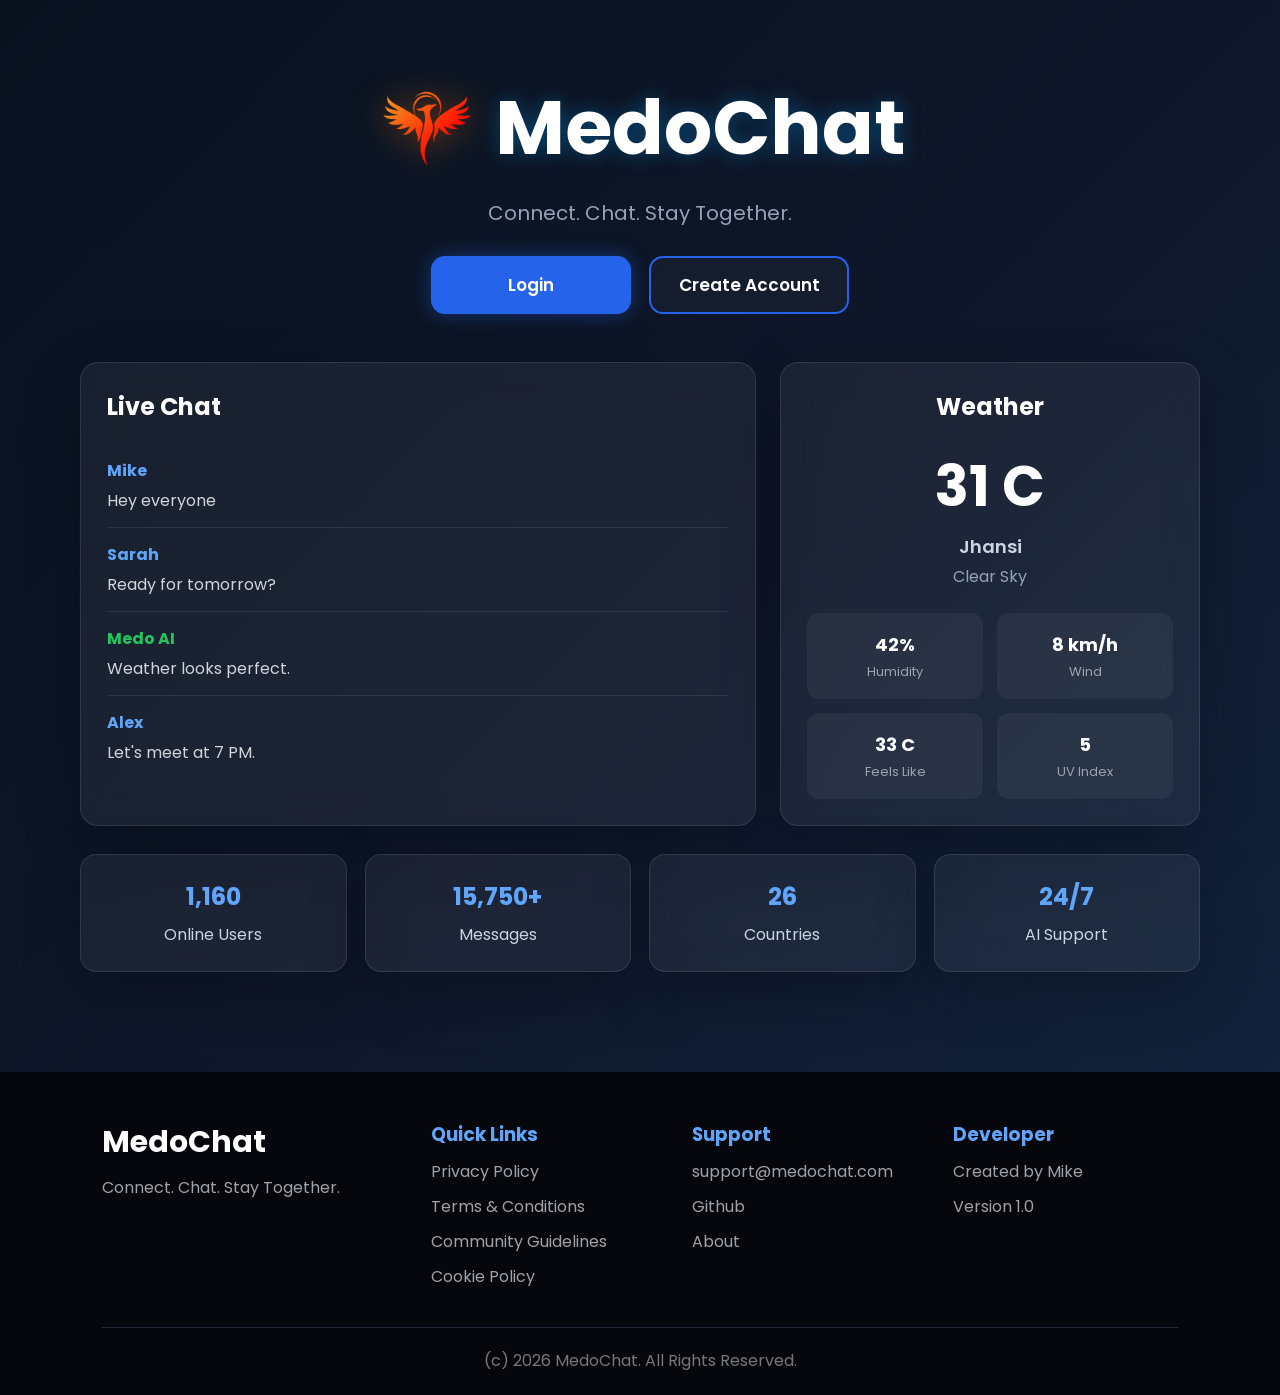
<file: front_end/html/index.html>
<!DOCTYPE html>
<html lang="en">

<head>
    <meta charset="UTF-8">
    <meta name="viewport" content="width=device-width, initial-scale=1.0">
    <title>MedoChat</title>
    <link rel="stylesheet" href="../css/index.css">
</head>

<body>
    <div class="background" aria-hidden="true">
        <div class="bubble bubble1"></div>
        <div class="bubble bubble2"></div>
        <div class="bubble bubble3"></div>
        <div class="bubble bubble4"></div>
        <div class="bubble bubble5"></div>
        <div class="bubble bubble6"></div>
        <div class="bubble bubble7"></div>
        <div class="bubble bubble8"></div>
    </div>

    <main class="page-shell">
        <section class="hero">
            <div class="logo-container">
                <img src="../../images/logo.png" alt="MedoChat Logo" class="logo">
                <h1>MedoChat</h1>
            </div>

            <p class="tagline">Connect. Chat. Stay Together.</p>

            <div class="buttons">
                <button id="loginBtn" type="button">Login</button>
                <button id="signupBtn" type="button">Create Account</button>
            </div>
        </section>

        <section class="feature-grid" aria-label="MedoChat preview">
            <article class="chat-card">
                <h2>Live Chat</h2>

                <div id="chatFeed">
                    <div class="message">
                        <span class="user">Mike</span>
                        <p>Hey everyone</p>
                    </div>

                    <div class="message">
                        <span class="user">Sarah</span>
                        <p>Ready for tomorrow?</p>
                    </div>

                    <div class="message ai">
                        <span class="user">Medo AI</span>
                        <p>Weather looks perfect.</p>
                    </div>

                    <div class="message">
                        <span class="user">Alex</span>
                        <p>Let's meet at 7 PM.</p>
                    </div>
                </div>
            </article>

            <article class="weather-card">
                <h2>Weather</h2>
                <div class="temp">31 C</div>
                <p class="city">Jhansi</p>
                <p class="condition">Clear Sky</p>

                <div class="weather-info">
                    <div>
                        <span>42%</span>
                        <p>Humidity</p>
                    </div>

                    <div>
                        <span>8 km/h</span>
                        <p>Wind</p>
                    </div>

                    <div>
                        <span>33 C</span>
                        <p>Feels Like</p>
                    </div>

                    <div>
                        <span>5</span>
                        <p>UV Index</p>
                    </div>
                </div>
            </article>
        </section>

        <section class="stats" aria-label="Platform statistics">
            <div class="stat">
                <h2>1,842</h2>
                <p>Online Users</p>
            </div>

            <div class="stat">
                <h2>25K+</h2>
                <p>Messages</p>
            </div>

            <div class="stat">
                <h2>42</h2>
                <p>Countries</p>
            </div>

            <div class="stat">
                <h2>24/7</h2>
                <p>AI Support</p>
            </div>
        </section>
    </main>

    <footer class="footer">
        <div class="footer-content">
            <div class="footer-section">
                <h2>MedoChat</h2>
                <p>Connect. Chat. Stay Together.</p>
            </div>

            <div class="footer-section">
                <h3>Quick Links</h3>
                <a href="../../pdf/MedoChat_Privacy_Policy.pdf" target="_blank">Privacy Policy</a>
                <a href="../../pdf/MedoChat_Terms_and_Conditions.pdf" target="_blank">Terms & Conditions</a>
                <a href="../../pdf/MedoChat_Community_Guidelines.pdf" target="_blank">Community Guidelines</a>
                <a href="../../pdf/MedoChat_Cookie_Policy.pdf" target="_blank">Cookie Policy</a>
            </div>

            <div class="footer-section">
                <h3>Support</h3>
                <p>support@medochat.com</p>
                <a href="https://github.com/Ayaan-khn/MedoChat">Github</a>
                <a href="about.html">About</a>
            </div>

            <div class="footer-section">
                <h3>Developer</h3>
                <a href="https://www.linkedin.com/in/ayaan-khan-522985264/">Created by Mike</a>
                <p>Version 1.0</p>
            </div>
        </div>

        <div class="footer-bottom">
            (c) 2026 MedoChat. All Rights Reserved.
        </div>
    </footer>

    <script src="../js/index.js"></script>
</body>

</html>
</file>
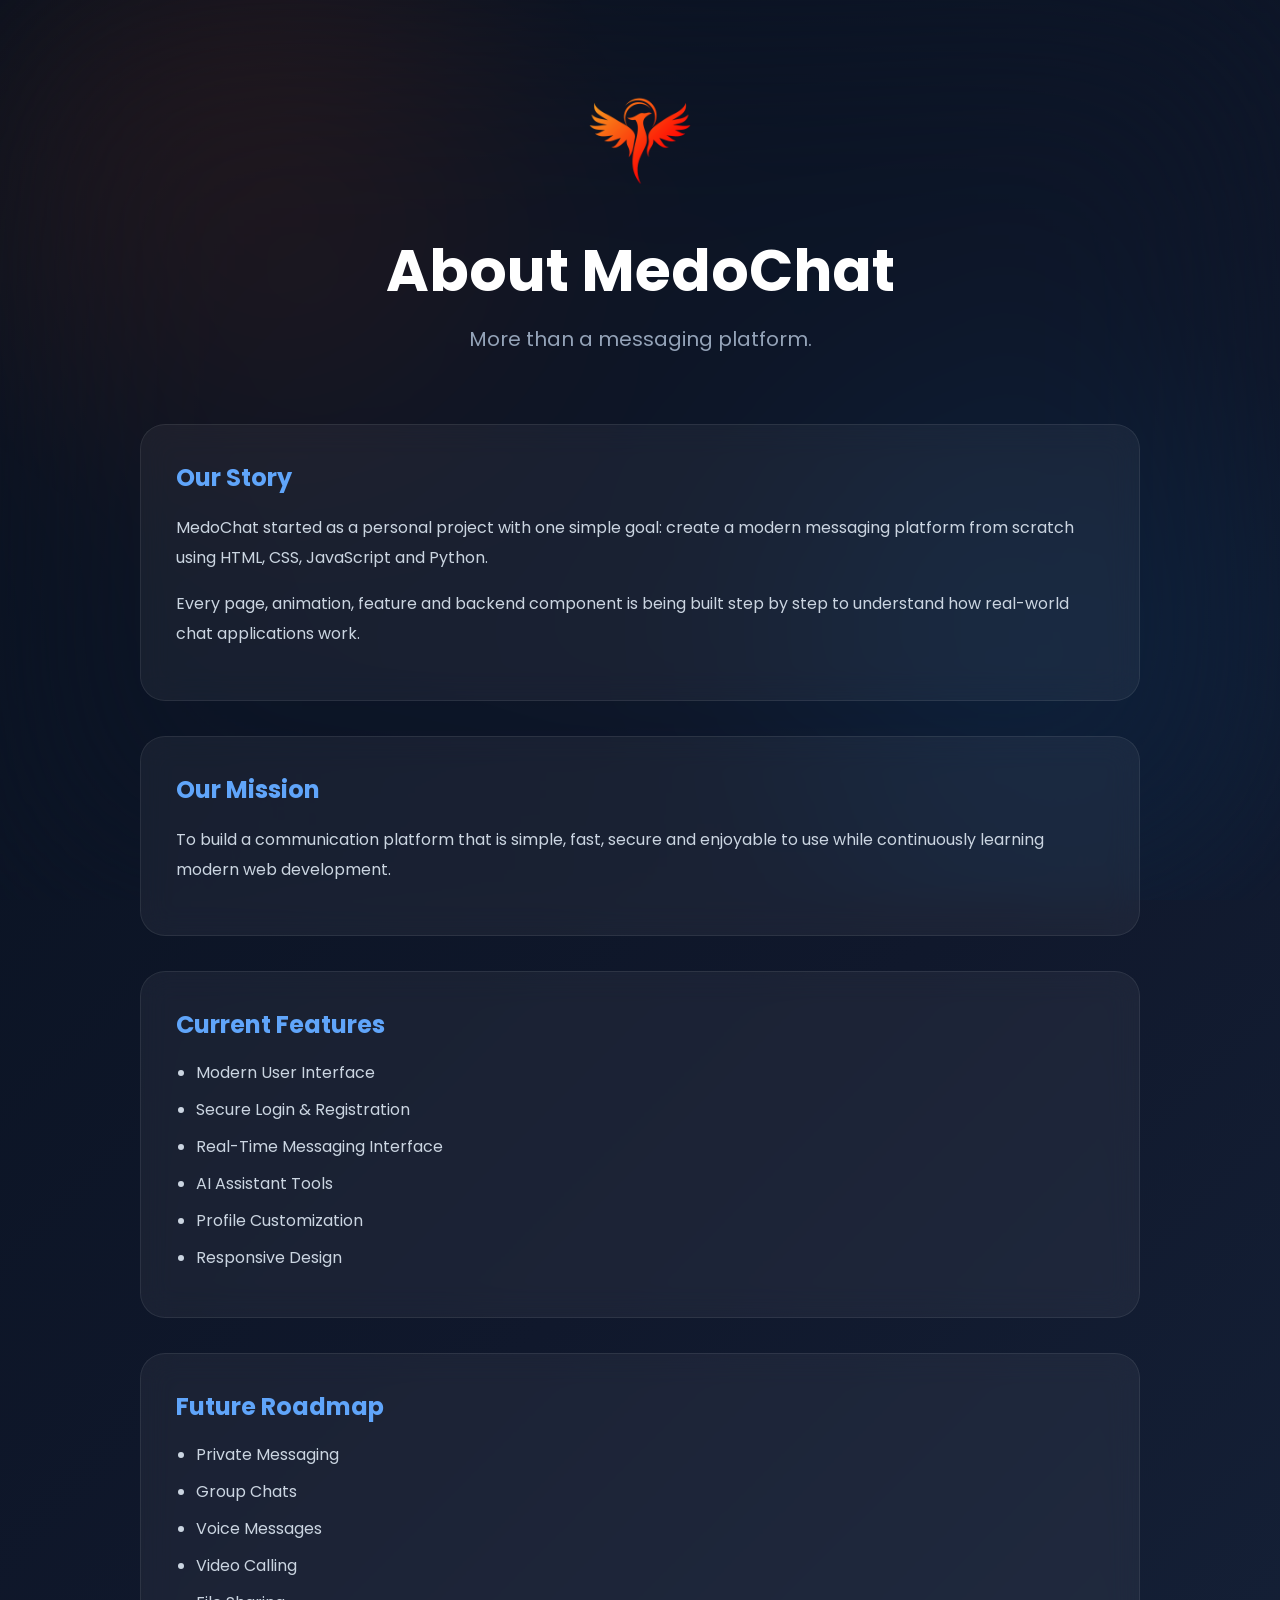
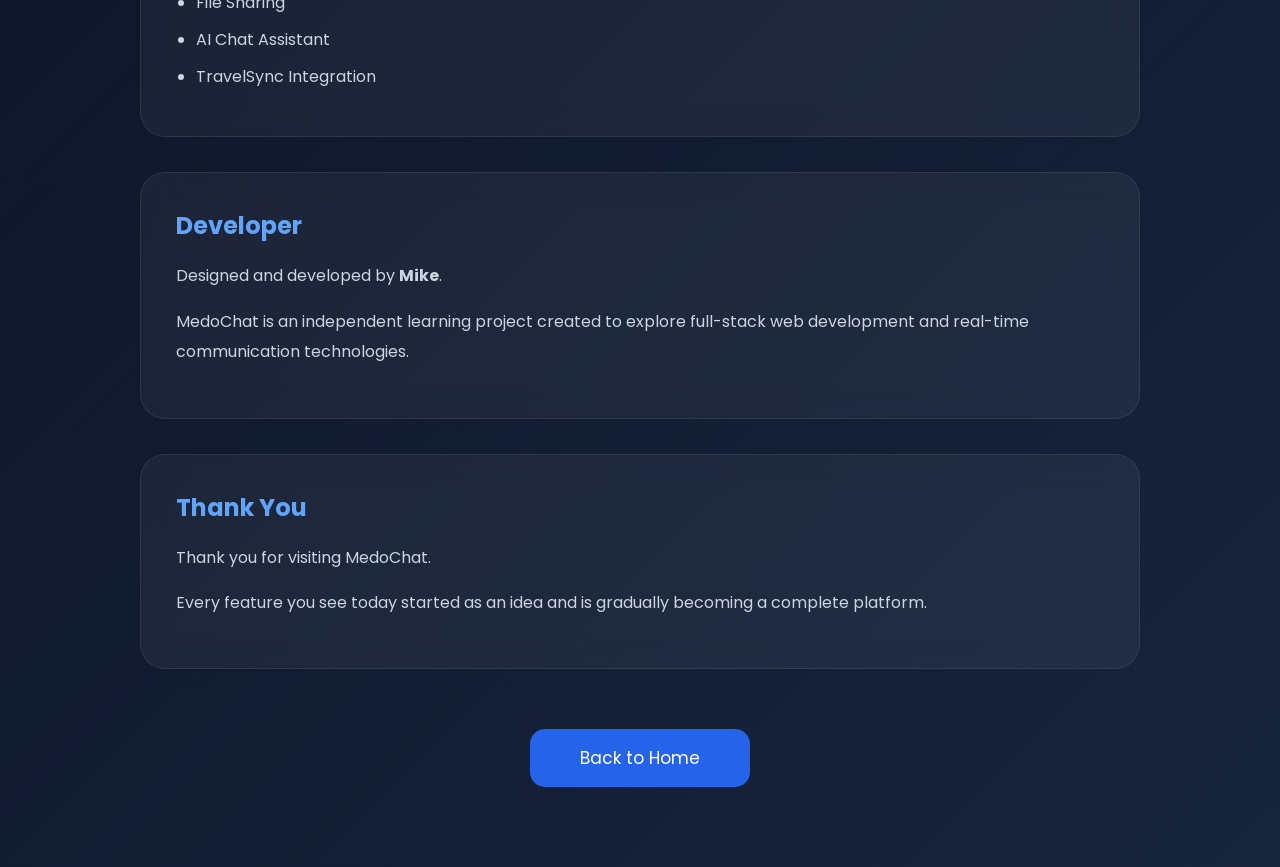
<file: front_end/html/about.html>
<!DOCTYPE html>
<html lang="en">

<head>

    <meta charset="UTF-8">

    <meta name="viewport" content="width=device-width, initial-scale=1.0">

    <title>About | MedoChat</title>

    <link rel="stylesheet" href="../css/about.css">

</head>

<body>

    <div class="container">

        <header>

            <img src="../../images/logo.png" alt="MedoChat Logo" class="logo">

            <h1>About MedoChat</h1>

            <p class="subtitle">
                More than a messaging platform.
            </p>

        </header>

        <section class="card">

            <h2>Our Story</h2>

            <p>

                MedoChat started as a personal project with one simple goal:
                create a modern messaging platform from scratch using HTML,
                CSS, JavaScript and Python.

            </p>

            <p>

                Every page, animation, feature and backend component is
                being built step by step to understand how real-world chat
                applications work.

            </p>

        </section>

        <section class="card">

            <h2>Our Mission</h2>

            <p>

                To build a communication platform that is simple, fast,
                secure and enjoyable to use while continuously learning
                modern web development.

            </p>

        </section>

        <section class="card">

            <h2>Current Features</h2>

            <ul>

                <li>Modern User Interface</li>

                <li>Secure Login & Registration</li>

                <li>Real-Time Messaging Interface</li>

                <li>AI Assistant Tools</li>

                <li>Profile Customization</li>

                <li>Responsive Design</li>

            </ul>

        </section>

        <section class="card">

            <h2>Future Roadmap</h2>

            <ul>

                <li>Private Messaging</li>

                <li>Group Chats</li>

                <li>Voice Messages</li>

                <li>Video Calling</li>

                <li>File Sharing</li>

                <li>AI Chat Assistant</li>

                <li>TravelSync Integration</li>

            </ul>

        </section>

        <section class="card">

            <h2>Developer</h2>

            <p>

                Designed and developed by <strong>Mike</strong>.

            </p>

            <p>

                MedoChat is an independent learning project created to
                explore full-stack web development and real-time
                communication technologies.

            </p>

        </section>

        <section class="card">

            <h2>Thank You</h2>

            <p>

                Thank you for visiting MedoChat.

            </p>

            <p>

                Every feature you see today started as an idea and is
                gradually becoming a complete platform.

            </p>

        </section>

        <div class="buttons">

            <button onclick="window.location.href='index.html'">

                Back to Home

            </button>

        </div>

    </div>

    <script src="../js/about.js"></script>

</body>

</html>
</file>
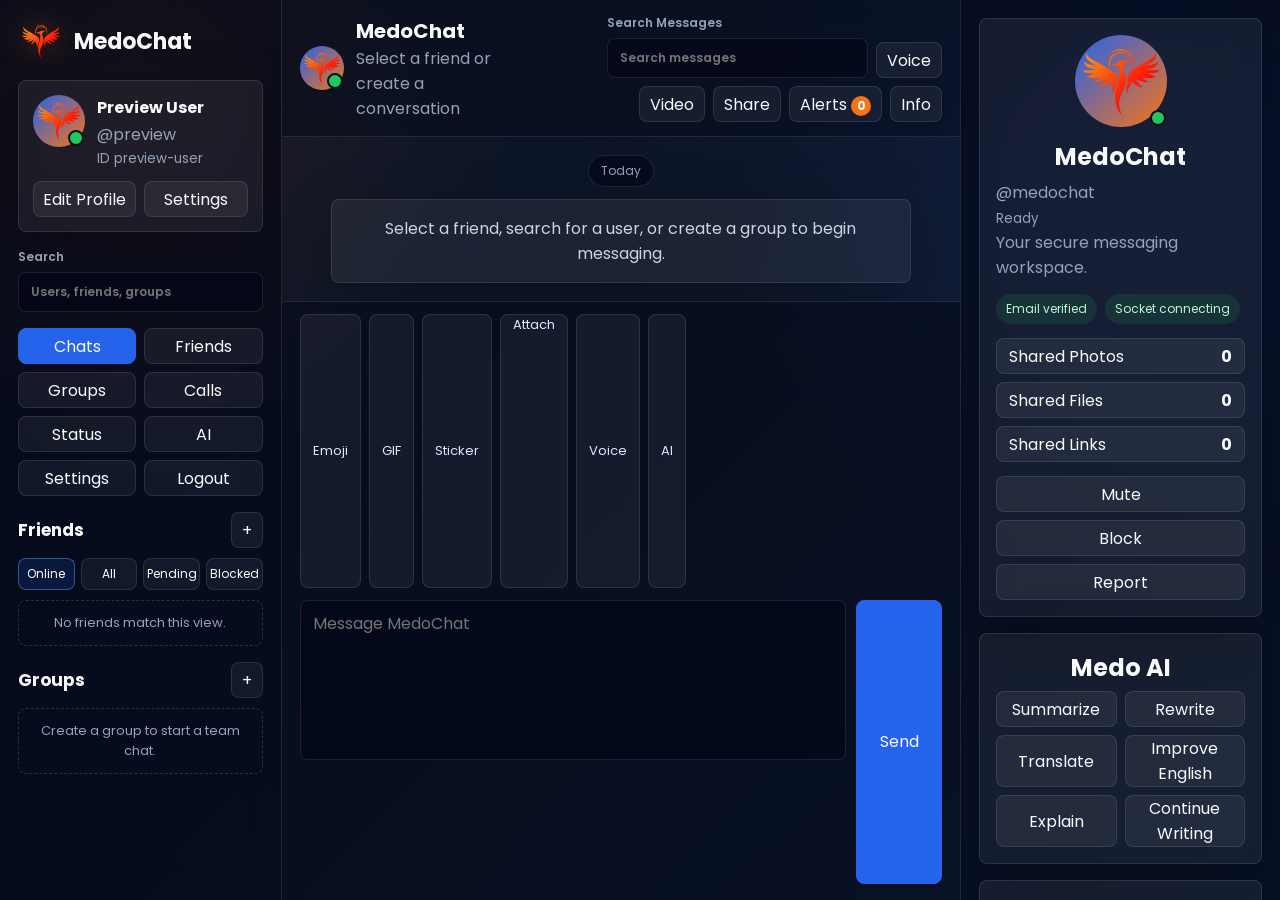
<file: front_end/html/chat.html>
<!DOCTYPE html>
<html lang="en">

<head>
    <meta charset="UTF-8">
    <meta name="viewport" content="width=device-width, initial-scale=1.0">
    <title>Chat | MedoChat</title>
    <link rel="stylesheet" href="../css/chat.css">
</head>

<body>
    <main class="chat-layout">
        <aside class="left-sidebar" aria-label="MedoChat navigation and contacts">
            <a class="brand" href="index.html">
                <img src="../../images/logo.png" alt="MedoChat Logo">
                <span>MedoChat</span>
            </a>

            <section class="profile-card" aria-label="Your profile">
                <div class="avatar-ring online">
                    <img id="profileAvatar" src="../../images/logo.png" alt="Your profile picture">
                </div>
                <div class="profile-meta">
                    <strong id="profileName">Loading</strong>
                    <span id="profileUsername">@user</span>
                    <small id="profileId">ID loading</small>
                </div>
                <div class="profile-actions">
                    <button class="ghost-btn" type="button" data-panel="profile">Edit Profile</button>
                    <button class="ghost-btn" type="button" data-panel="settings">Settings</button>
                </div>
            </section>

            <label class="search-box" for="globalSearch">
                <span>Search</span>
                <input id="globalSearch" type="search" placeholder="Users, friends, groups">
            </label>

            <nav class="app-nav" aria-label="Primary chat navigation">
                <button class="nav-btn active" type="button" data-view="chats">Chats</button>
                <button class="nav-btn" type="button" data-view="friends">Friends</button>
                <button class="nav-btn" type="button" data-view="groups">Groups</button>
                <button class="nav-btn" type="button" data-view="calls">Calls</button>
                <button class="nav-btn" type="button" data-view="status">Status</button>
                <button class="nav-btn" type="button" data-view="ai">AI</button>
                <button class="nav-btn" type="button" data-panel="settings">Settings</button>
                <form method="post" action="/auth/logout" data-static-redirect="index.html">
                    <input type="hidden" name="csrf_token" value="">
                    <button class="nav-btn danger" type="submit">Logout</button>
                </form>
            </nav>

            <section class="sidebar-section">
                <div class="section-heading">
                    <h2>Friends</h2>
                    <button class="icon-btn" id="openFriendModal" type="button" title="Add Friend">+</button>
                </div>
                <div class="tabs" role="tablist" aria-label="Friend filters">
                    <button class="tab active" type="button" data-friend-filter="online">Online</button>
                    <button class="tab" type="button" data-friend-filter="all">All</button>
                    <button class="tab" type="button" data-friend-filter="pending">Pending</button>
                    <button class="tab" type="button" data-friend-filter="blocked">Blocked</button>
                </div>
                <div class="contact-list" id="friendList" aria-live="polite"></div>
            </section>

            <section class="sidebar-section">
                <div class="section-heading">
                    <h2>Groups</h2>
                    <button class="icon-btn" id="openGroupModal" type="button" title="Create Group">+</button>
                </div>
                <div class="contact-list compact" id="groupList" aria-live="polite"></div>
            </section>
        </aside>

        <section class="center-chat" aria-label="Current conversation">
            <header class="chat-header">
                <button class="mobile-menu" id="toggleSidebar" type="button">Menu</button>
                <div class="chat-identity">
                    <div class="avatar-ring small online">
                        <img id="activeAvatar" src="../../images/logo.png" alt="Selected chat avatar">
                    </div>
                    <div>
                        <h1 id="activeTitle">MedoChat</h1>
                        <p id="activeStatus">Select a friend or create a conversation</p>
                    </div>
                </div>
                <div class="header-actions">
                    <label class="message-search" for="messageSearch">
                        <span>Search Messages</span>
                        <input id="messageSearch" type="search" placeholder="Search messages">
                    </label>
                    <button class="icon-btn" type="button" data-call="voice">Voice</button>
                    <button class="icon-btn" type="button" data-call="video">Video</button>
                    <button class="icon-btn" type="button" data-call="screen">Share</button>
                    <button class="icon-btn" id="toggleNotifications" type="button">Alerts <span id="notificationCount">0</span></button>
                    <button class="icon-btn" id="toggleInfoPanel" type="button">Info</button>
                </div>
            </header>

            <section class="notification-menu" id="notificationMenu" hidden>
                <div class="section-heading">
                    <h2>Notifications</h2>
                    <span id="notificationBadge">0 unread</span>
                </div>
                <div id="notificationList"></div>
            </section>

            <section class="messages" id="messageList" aria-live="polite">
                <div class="day-separator">Today</div>
                <div class="system-card">
                    Choose a conversation to begin. Friend search, group creation, notifications, calls, AI tools, and Socket.IO status are wired into this interface.
                </div>
            </section>

            <div class="typing-indicator" id="typingIndicator" hidden>Someone is typing</div>

            <form class="composer" id="messageComposer">
                <div class="composer-tools">
                    <button type="button" data-tool="emoji">Emoji</button>
                    <button type="button" data-tool="gif">GIF</button>
                    <button type="button" data-tool="sticker">Sticker</button>
                    <label class="file-tool">
                        Attach
                        <input id="attachmentInput" type="file" multiple>
                    </label>
                    <button type="button" id="voiceNoteBtn">Voice</button>
                    <button type="button" id="aiPanelBtn">AI</button>
                </div>
                <textarea id="messageInput" rows="1" placeholder="Message MedoChat"></textarea>
                <button class="send-btn" type="submit">Send</button>
            </form>
        </section>

        <aside class="right-panel" id="rightPanel" aria-label="Conversation information">
            <section class="info-card" id="infoPanelContent">
                <div class="avatar-ring large online">
                    <img id="infoAvatar" src="../../images/logo.png" alt="Conversation avatar">
                </div>
                <h2 id="infoName">MedoChat</h2>
                <p id="infoUsername">@medochat</p>
                <small id="infoUserId">Ready</small>
                <p id="infoBio">Your secure messaging workspace.</p>
                <div class="badge-row">
                    <span id="verifiedBadge">Email status</span>
                    <span id="socketStatus">Socket connecting</span>
                </div>
                <div class="shared-grid">
                    <button type="button">Shared Photos <strong id="sharedPhotos">0</strong></button>
                    <button type="button">Shared Files <strong id="sharedFiles">0</strong></button>
                    <button type="button">Shared Links <strong id="sharedLinks">0</strong></button>
                </div>
                <div class="panel-actions">
                    <button type="button" data-action="mute">Mute</button>
                    <button type="button" data-action="block">Block</button>
                    <button type="button" data-action="report">Report</button>
                </div>
            </section>

            <section class="info-card">
                <h2>Medo AI</h2>
                <div class="ai-actions">
                    <button type="button" data-ai="summarize">Summarize</button>
                    <button type="button" data-ai="rewrite">Rewrite</button>
                    <button type="button" data-ai="translate">Translate</button>
                    <button type="button" data-ai="english">Improve English</button>
                    <button type="button" data-ai="explain">Explain</button>
                    <button type="button" data-ai="continue">Continue Writing</button>
                </div>
            </section>

            <section class="info-card">
                <h2>Settings</h2>
                <div class="settings-grid">
                    <label>Appearance <select><option>Dark Phoenix</option></select></label>
                    <label>Accent Color <input type="color" value="#2563eb"></label>
                    <label>Font Size <input type="range" min="14" max="20" value="16"></label>
                    <label><input type="checkbox" checked> Browser Notifications</label>
                    <label><input type="checkbox" checked> Privacy Receipts</label>
                    <label><input type="checkbox"> AI Suggestions</label>
                </div>
            </section>
        </aside>
    </main>

    <div class="modal" id="friendModal" hidden>
        <section class="modal-card" role="dialog" aria-modal="true" aria-labelledby="friendModalTitle">
            <div class="section-heading">
                <h2 id="friendModalTitle">Add Friend</h2>
                <button class="icon-btn" type="button" data-close-modal>Close</button>
            </div>
            <form id="friendRequestForm">
                <label for="friendQuery">Username or User ID</label>
                <input id="friendQuery" name="query" autocomplete="off" required>
                <button type="submit">Send Request</button>
            </form>
            <div id="userSearchResults"></div>
        </section>
    </div>

    <div class="modal" id="groupModal" hidden>
        <section class="modal-card" role="dialog" aria-modal="true" aria-labelledby="groupModalTitle">
            <div class="section-heading">
                <h2 id="groupModalTitle">Create Group</h2>
                <button class="icon-btn" type="button" data-close-modal>Close</button>
            </div>
            <form id="groupForm">
                <label for="groupName">Group Name</label>
                <input id="groupName" name="name" required>
                <label for="groupDescription">Description</label>
                <textarea id="groupDescription" name="description" rows="3"></textarea>
                <button type="submit">Create Group</button>
            </form>
        </section>
    </div>

    <nav class="bottom-nav" aria-label="Mobile navigation">
        <button type="button" data-view="chats">Chats</button>
        <button type="button" data-view="friends">Friends</button>
        <button type="button" data-view="groups">Groups</button>
        <button type="button" data-view="ai">AI</button>
        <button type="button" data-panel="settings">Settings</button>
    </nav>

    <script src="../js/auth.js"></script>
    <script src="../js/chat.js"></script>
</body>

</html>
</file>
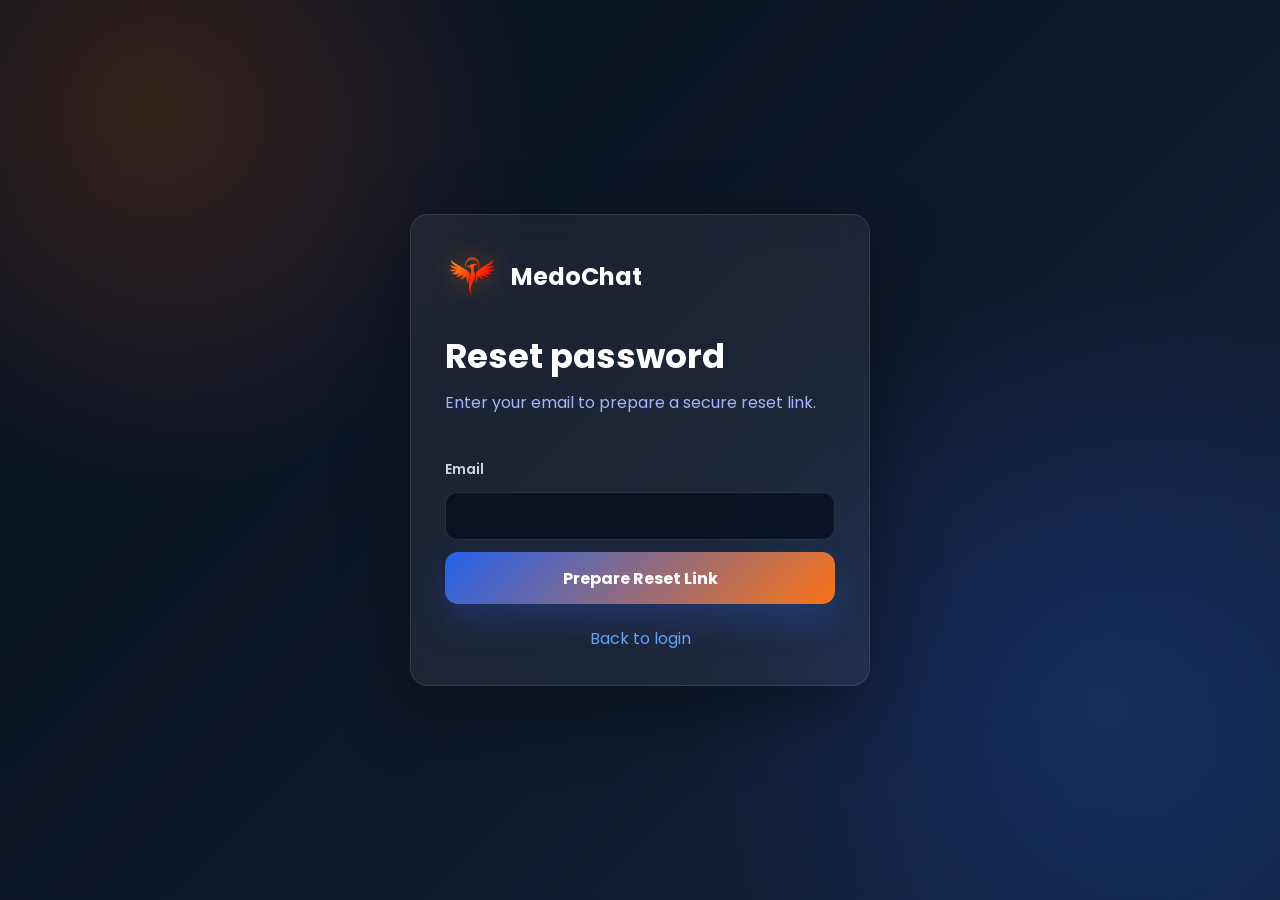
<file: front_end/html/forgot_password.html>
<!DOCTYPE html>
<html lang="en">

<head>
    <meta charset="UTF-8">
    <meta name="viewport" content="width=device-width, initial-scale=1.0">
    <title>Forgot Password | MedoChat</title>
    <link rel="stylesheet" href="../css/auth.css">
</head>

<body>
    <main class="auth-shell">
        <section class="auth-panel">
            <a class="brand" href="index.html">
                <img src="../../images/logo.png" alt="MedoChat Logo">
                <span>MedoChat</span>
            </a>
            <h1>Reset password</h1>
            <p class="subtitle">Enter your email to prepare a secure reset link.</p>
            <div class="alerts" id="formAlerts" hidden></div>
            <form method="post" action="/auth/forgot-password" data-static-redirect="login.html?notice=Reset%20link%20prepared%20in%20server%20mode.">
                <input type="hidden" name="csrf_token" value="">
                <label for="email">Email</label>
                <input id="email" name="email" type="email" autocomplete="email" required>
                <button type="submit">Prepare Reset Link</button>
            </form>
            <p class="switch"><a href="login.html">Back to login</a></p>
        </section>
    </main>
    <script src="../js/auth.js"></script>
</body>

</html>
</file>
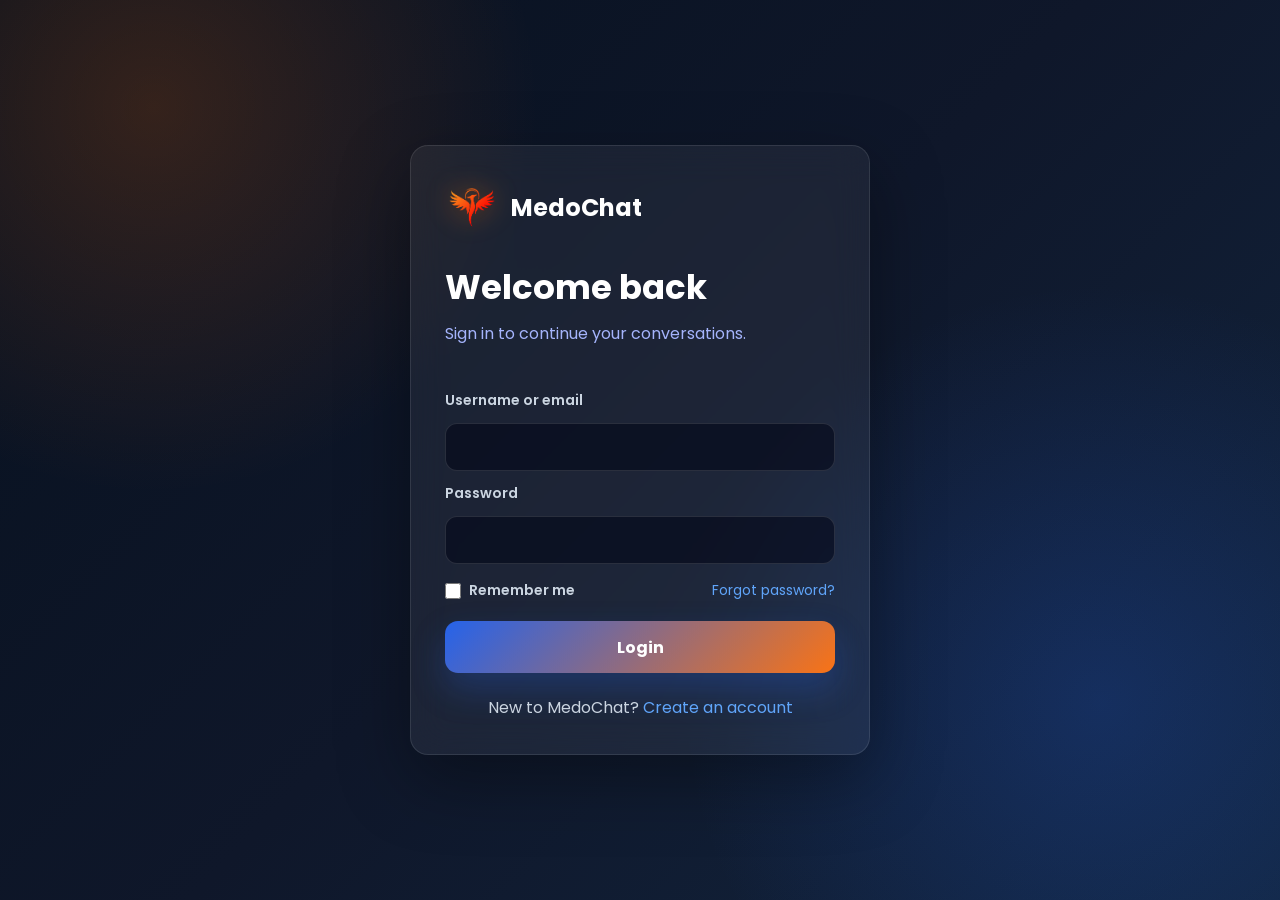
<file: front_end/html/login.html>
<!DOCTYPE html>
<html lang="en">

<head>
    <meta charset="UTF-8">
    <meta name="viewport" content="width=device-width, initial-scale=1.0">
    <title>Login | MedoChat</title>
    <link rel="stylesheet" href="../css/auth.css">
</head>

<body>
    <main class="auth-shell">
        <section class="auth-panel">
            <a class="brand" href="index.html">
                <img src="../../images/logo.png" alt="MedoChat Logo">
                <span>MedoChat</span>
            </a>

            <h1>Welcome back</h1>
            <p class="subtitle">Sign in to continue your conversations.</p>

            <div class="alerts" id="formAlerts" hidden></div>

            <form method="post" action="/auth/login" data-static-redirect="chat.html">
                <input type="hidden" name="csrf_token" value="">

                <label for="username_or_email">Username or email</label>
                <input id="username_or_email" name="username_or_email" autocomplete="username" required>

                <label for="password">Password</label>
                <input id="password" name="password" type="password" autocomplete="current-password" required>

                <div class="row">
                    <label class="checkbox">
                        <input type="checkbox" name="remember">
                        Remember me
                    </label>
                    <a href="forgot_password.html">Forgot password?</a>
                </div>

                <button type="submit">Login</button>
            </form>

            <p class="switch">New to MedoChat? <a href="signup.html">Create an account</a></p>
        </section>
    </main>
    <script src="../js/auth.js"></script>
</body>

</html>
</file>
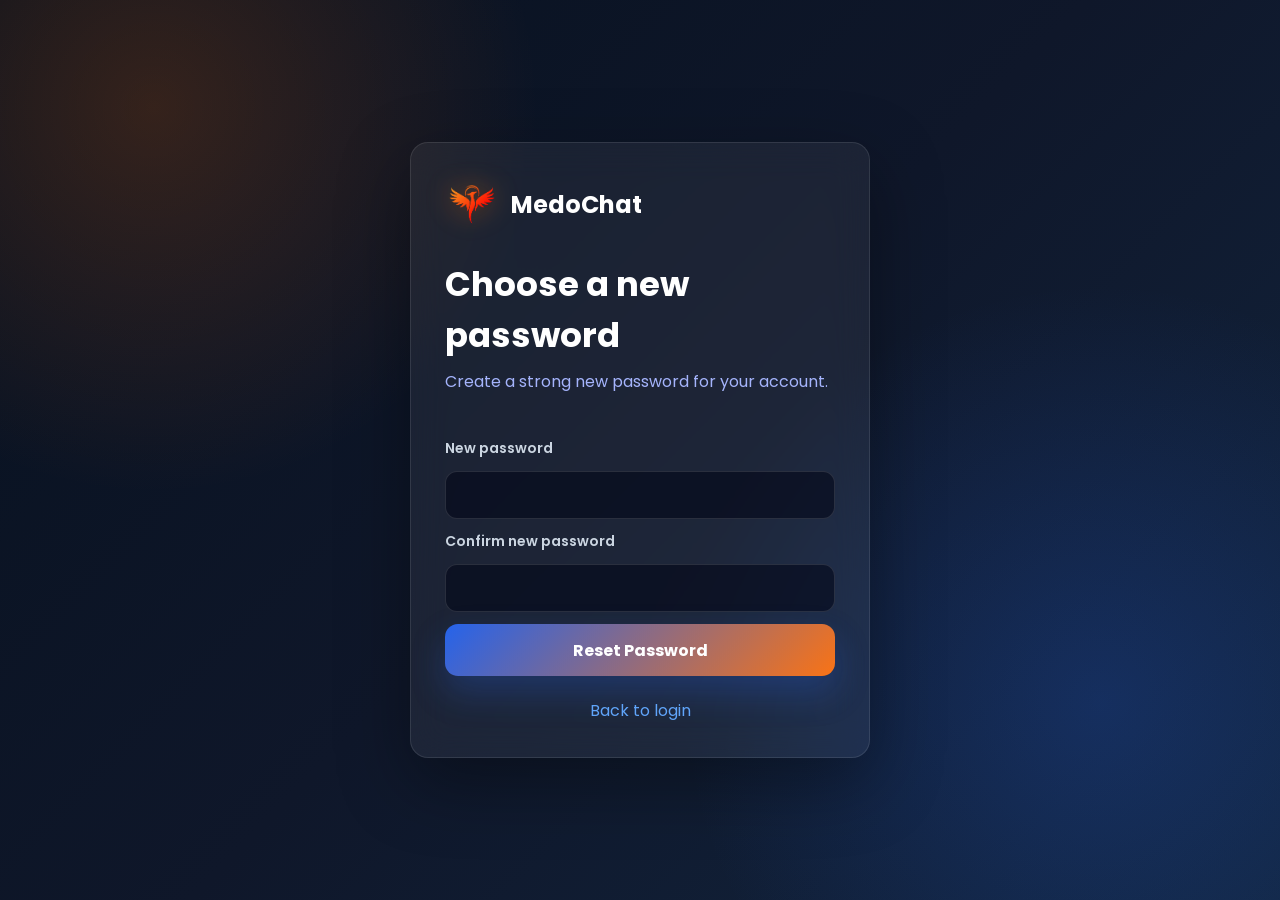
<file: front_end/html/reset_password.html>
<!DOCTYPE html>
<html lang="en">

<head>
    <meta charset="UTF-8">
    <meta name="viewport" content="width=device-width, initial-scale=1.0">
    <title>Reset Password | MedoChat</title>
    <link rel="stylesheet" href="../css/auth.css">
</head>

<body>
    <main class="auth-shell">
        <section class="auth-panel">
            <a class="brand" href="index.html">
                <img src="../../images/logo.png" alt="MedoChat Logo">
                <span>MedoChat</span>
            </a>
            <h1>Choose a new password</h1>
            <p class="subtitle">Create a strong new password for your account.</p>
            <div class="alerts" id="formAlerts" hidden></div>
            <form method="post" action="" data-static-redirect="login.html?notice=Password%20reset%20preview%20complete.">
                <input type="hidden" name="csrf_token" value="">
                <label for="password">New password</label>
                <input id="password" name="password" type="password" autocomplete="new-password" minlength="8" required>
                <label for="confirm_password">Confirm new password</label>
                <input id="confirm_password" name="confirm_password" type="password" autocomplete="new-password" minlength="8" required>
                <button type="submit">Reset Password</button>
            </form>
            <p class="switch"><a href="login.html">Back to login</a></p>
        </section>
    </main>
    <script src="../js/auth.js"></script>
</body>

</html>
</file>
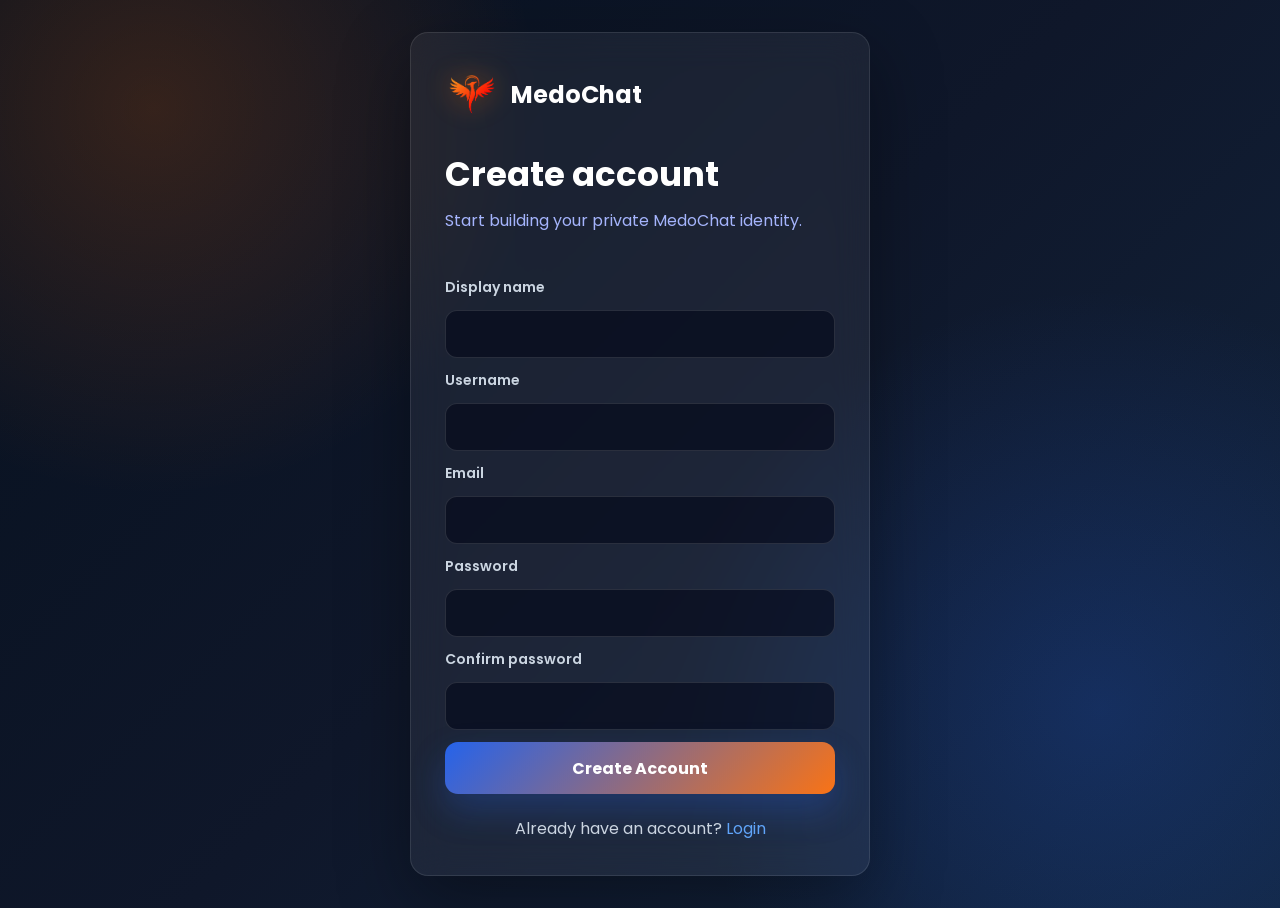
<file: front_end/html/signup.html>
<!DOCTYPE html>
<html lang="en">

<head>
    <meta charset="UTF-8">
    <meta name="viewport" content="width=device-width, initial-scale=1.0">
    <title>Create Account | MedoChat</title>
    <link rel="stylesheet" href="../css/auth.css">
</head>

<body>
    <main class="auth-shell">
        <section class="auth-panel">
            <a class="brand" href="index.html">
                <img src="../../images/logo.png" alt="MedoChat Logo">
                <span>MedoChat</span>
            </a>

            <h1>Create account</h1>
            <p class="subtitle">Start building your private MedoChat identity.</p>

            <div class="alerts" id="formAlerts" hidden></div>

            <form method="post" action="/auth/signup" data-static-redirect="chat.html">
                <input type="hidden" name="csrf_token" value="">

                <label for="display_name">Display name</label>
                <input id="display_name" name="display_name" autocomplete="name" required>

                <label for="username">Username</label>
                <input id="username" name="username" autocomplete="username" minlength="3" maxlength="32" required>

                <label for="email">Email</label>
                <input id="email" name="email" type="email" autocomplete="email" required>

                <label for="password">Password</label>
                <input id="password" name="password" type="password" autocomplete="new-password" minlength="8" required>

                <label for="confirm_password">Confirm password</label>
                <input id="confirm_password" name="confirm_password" type="password" autocomplete="new-password" minlength="8" required>

                <button type="submit">Create Account</button>
            </form>

            <p class="switch">Already have an account? <a href="login.html">Login</a></p>
        </section>
    </main>
    <script src="../js/auth.js"></script>
</body>

</html>
</file>
<file: front_end/css/index.css>
@import url('https://fonts.googleapis.com/css2?family=Poppins:wght@300;400;500;600;700&display=swap');

*{
    box-sizing:border-box;
    margin:0;
    padding:0;
    font-family:'Poppins',sans-serif;
}

body{
    min-height:100vh;
    overflow-x:hidden;
    color:white;
    background:linear-gradient(135deg,#08121f,#0f172a,#12253f);
}

.background{
    position:fixed;
    inset:0;
    z-index:-1;
    overflow:hidden;
}

.bubble{
    position:absolute;
    bottom:-120px;
    width:28px;
    height:28px;
    border-radius:50%;
    background:rgba(255,255,255,.08);
    animation:float 18s linear infinite;
}

.bubble1{left:8%;animation-delay:0s;}
.bubble2{left:18%;animation-delay:4s;}
.bubble3{left:30%;animation-delay:8s;}
.bubble4{left:42%;animation-delay:2s;}
.bubble5{left:60%;animation-delay:6s;}
.bubble6{left:74%;animation-delay:10s;}
.bubble7{left:86%;animation-delay:3s;}
.bubble8{left:95%;animation-delay:12s;}

@keyframes float{
    0%{transform:translateY(0) scale(.4);opacity:0;}
    25%{opacity:.2;}
    50%{opacity:.35;}
    100%{transform:translateY(-120vh) scale(1.3);opacity:0;}
}

.page-shell{
    width:min(1120px,92%);
    margin:0 auto;
    padding:76px 0 48px;
}

.hero{
    display:grid;
    justify-items:center;
    text-align:center;
    gap:18px;
    margin-bottom:48px;
}

.logo-container{
    display:flex;
    align-items:center;
    justify-content:center;
    gap:16px;
    flex-wrap:wrap;
}

.logo{
    width:104px;
    height:104px;
    object-fit:contain;
    filter:drop-shadow(0 0 18px rgba(255,120,0,.45));
    animation:logoIntro 1.2s ease;
}

@keyframes logoIntro{
    0%{opacity:0;transform:rotate(-20deg) scale(.7);}
    100%{opacity:1;transform:rotate(0deg) scale(1);}
}

.logo-container h1{
    font-size:clamp(46px,7vw,76px);
    line-height:1;
    font-weight:700;
    text-shadow:0 0 20px rgba(0,162,255,.35);
}

.tagline{
    color:#94a3b8;
    font-size:20px;
}

.buttons{
    display:flex;
    justify-content:center;
    gap:18px;
    flex-wrap:wrap;
    margin-top:10px;
}

button{
    width:200px;
    min-height:58px;
    border:0;
    border-radius:14px;
    cursor:pointer;
    color:white;
    font-size:17px;
    font-weight:600;
    transition:transform .3s, box-shadow .3s, border-color .3s;
}

#loginBtn{
    background:#2563eb;
    box-shadow:0 0 20px rgba(37,99,235,.4);
}

#signupBtn{
    border:2px solid #2563eb;
    background:rgba(255,255,255,.03);
}

button:hover{
    transform:translateY(-4px);
}

.feature-grid{
    display:grid;
    grid-template-columns:minmax(0,1.45fr) minmax(280px,.9fr);
    align-items:stretch;
    gap:24px;
}

.chat-card,
.weather-card,
.stat{
    border:1px solid rgba(255,255,255,.1);
    background:rgba(255,255,255,.06);
    box-shadow:0 20px 60px rgba(0,0,0,.24);
    backdrop-filter:blur(18px);
}

.chat-card,
.weather-card{
    border-radius:18px;
    padding:26px;
}

.chat-card h2,
.weather-card h2{
    margin-bottom:20px;
    font-size:24px;
}

.message{
    padding:14px 0;
    border-bottom:1px solid rgba(255,255,255,.08);
}

.message:last-child{
    border-bottom:0;
}

.user{
    color:#60a5fa;
    font-weight:700;
}

.message p{
    margin-top:5px;
    color:#d1d5db;
}

.ai .user{
    color:#22c55e;
}

.weather-card{
    text-align:center;
}

.temp{
    margin:12px 0 4px;
    color:white;
    font-size:56px;
    font-weight:700;
}

.city{
    color:#cbd5e1;
    font-size:18px;
    font-weight:600;
}

.condition{
    color:#94a3b8;
    margin-top:4px;
}

.weather-info{
    display:grid;
    grid-template-columns:1fr 1fr;
    gap:14px;
    margin-top:24px;
}

.weather-info div{
    min-height:86px;
    display:grid;
    align-content:center;
    gap:4px;
    border-radius:12px;
    background:rgba(255,255,255,.05);
}

.weather-info span{
    color:white;
    font-size:18px;
    font-weight:700;
}

.weather-info p{
    color:#9ca3af;
    font-size:13px;
}

.stats{
    display:grid;
    grid-template-columns:repeat(4,1fr);
    gap:18px;
    margin-top:28px;
}

.stat{
    min-height:118px;
    display:grid;
    place-items:center;
    align-content:center;
    gap:8px;
    border-radius:16px;
    text-align:center;
}

.stat h2{
    color:#60a5fa;
}

.stat p{
    color:#cbd5e1;
}

.footer{
    margin-top:52px;
    padding:48px max(20px,8vw) 22px;
    color:#64748b;
    background:#05070c;
}

.footer-content{
    display:grid;
    grid-template-columns:1.3fr repeat(3,1fr);
    gap:36px;
    width:min(1120px,100%);
    margin:0 auto;
}

.footer-section{
    display:flex;
    flex-direction:column;
    gap:10px;
}

.footer-section h2{
    color:white;
    font-size:30px;
}

.footer-section h3{
    color:#60a5fa;
}

.footer-section p,
.footer-section a{
    color:#a1a1aa;
    text-decoration:none;
}

.footer-section a:hover{
    color:#60a5fa;
}

.footer-bottom{
    width:min(1120px,100%);
    margin:38px auto 0;
    padding-top:20px;
    border-top:1px solid #1f2937;
    text-align:center;
    color:#777;
}

@media(max-width:900px){
    .feature-grid,
    .stats,
    .footer-content{
        grid-template-columns:1fr;
    }

    .page-shell{
        padding-top:44px;
    }
}

@media(max-width:520px){
    .logo{
        width:84px;
        height:84px;
    }

    button{
        width:100%;
    }

    .weather-info{
        grid-template-columns:1fr;
    }
}
</file>
<file: front_end/css/about.css>
@import url('https://fonts.googleapis.com/css2?family=Poppins:wght@300;400;500;600;700;800&display=swap');

*{
    margin:0;
    padding:0;
    box-sizing:border-box;
    font-family:'Poppins',sans-serif;
}

body{

    background:linear-gradient(135deg,#08111f,#10182c,#17253d);

    color:white;

    overflow-x:hidden;

}

/* Background */

body::before{

    content:"";

    position:fixed;

    inset:0;

    background:
    radial-gradient(circle at 20% 20%,rgba(255,80,0,.12),transparent 30%),
    radial-gradient(circle at 80% 70%,rgba(0,150,255,.10),transparent 30%);

    z-index:-2;

}

body::after{

    content:"";

    position:fixed;

    inset:0;

    backdrop-filter:blur(120px);

    z-index:-1;

}

/* Container */

.container{

    width:90%;

    max-width:1000px;

    margin:80px auto;

}

/* Header */

header{

    text-align:center;

    margin-bottom:70px;

}

.logo{

    width:120px;

    margin-bottom:20px;

    animation:floatLogo 4s ease-in-out infinite;

}

header h1{

    font-size:58px;

    margin-bottom:10px;

}

.subtitle{

    color:#94A3B8;

    font-size:20px;

}

/* Cards */

.card{

    background:rgba(255,255,255,.05);

    border:1px solid rgba(255,255,255,.08);

    backdrop-filter:blur(15px);

    border-radius:25px;

    padding:35px;

    margin-bottom:35px;

    transition:.4s;

}

.card:hover{

    transform:translateY(-8px);

    box-shadow:0 0 35px rgba(0,170,255,.15);

}

.card h2{

    color:#60A5FA;

    margin-bottom:18px;

}

.card p{

    line-height:1.9;

    color:#CBD5E1;

    margin-bottom:15px;

}

.card ul{

    padding-left:20px;

}

.card li{

    margin:12px 0;

    color:#CBD5E1;

}

/* Button */

.buttons{

    display:flex;

    justify-content:center;

    margin:60px 0;

}

button{

    width:220px;

    height:58px;

    border:none;

    border-radius:15px;

    background:#2563EB;

    color:white;

    cursor:pointer;

    font-size:17px;

    transition:.3s;

}

button:hover{

    transform:translateY(-5px);

    box-shadow:0 0 20px rgba(37,99,235,.5);

}

/* Footer */

footer{

    text-align:center;

    margin-top:80px;

    color:#64748B;

}

/* Animation */

@keyframes floatLogo{

0%,100%{

transform:translateY(0);

}

50%{

transform:translateY(-12px);

}

}
</file>
<file: front_end/css/chat.css>
@import url('https://fonts.googleapis.com/css2?family=Poppins:wght@300;400;500;600;700&display=swap');

*{
    box-sizing:border-box;
    margin:0;
    padding:0;
    font-family:'Poppins',sans-serif;
}

:root{
    --bg:#07111f;
    --panel:rgba(15,23,42,.82);
    --panel-soft:rgba(255,255,255,.06);
    --line:rgba(255,255,255,.1);
    --text:#f8fafc;
    --muted:#94a3b8;
    --blue:#2563eb;
    --blue-soft:rgba(37,99,235,.16);
    --orange:#f97316;
    --green:#22c55e;
    --red:#ef4444;
    --radius:8px;
}

body{
    min-height:100vh;
    overflow:hidden;
    color:var(--text);
    background:
        radial-gradient(circle at 10% 10%,rgba(249,115,22,.16),transparent 28%),
        radial-gradient(circle at 88% 20%,rgba(37,99,235,.16),transparent 30%),
        linear-gradient(135deg,#06101e,#0f172a,#12253f);
}

button,
input,
textarea,
select{
    font:inherit;
}

button{
    cursor:pointer;
}

.chat-layout{
    height:100vh;
    display:grid;
    grid-template-columns:22fr 53fr 25fr;
    min-width:0;
}

.left-sidebar,
.right-panel,
.center-chat{
    min-height:0;
}

.left-sidebar,
.right-panel{
    display:flex;
    flex-direction:column;
    gap:16px;
    padding:18px;
    overflow:auto;
    background:rgba(2,6,23,.58);
    border-color:var(--line);
    backdrop-filter:blur(18px);
}

.left-sidebar{
    border-right:1px solid var(--line);
}

.right-panel{
    border-left:1px solid var(--line);
}

.brand{
    display:flex;
    align-items:center;
    gap:10px;
    color:var(--text);
    text-decoration:none;
    font-size:22px;
    font-weight:700;
}

.brand img{
    width:46px;
    height:46px;
    object-fit:contain;
    filter:drop-shadow(0 0 14px rgba(249,115,22,.45));
}

.profile-card,
.info-card,
.system-card,
.modal-card{
    border:1px solid var(--line);
    border-radius:var(--radius);
    background:var(--panel-soft);
    box-shadow:0 18px 60px rgba(0,0,0,.22);
}

.profile-card{
    display:grid;
    grid-template-columns:auto 1fr;
    gap:12px;
    padding:14px;
}

.profile-meta{
    min-width:0;
    display:flex;
    flex-direction:column;
    gap:2px;
}

.profile-meta strong,
.profile-meta span,
.profile-meta small{
    overflow:hidden;
    text-overflow:ellipsis;
    white-space:nowrap;
}

.profile-meta span,
.profile-meta small,
.contact-subtitle,
.contact-preview,
.chat-identity p,
.info-card p,
.info-card small{
    color:var(--muted);
}

.profile-actions{
    grid-column:1 / -1;
    display:grid;
    grid-template-columns:1fr 1fr;
    gap:8px;
}

.avatar-ring{
    position:relative;
    width:52px;
    height:52px;
    flex:0 0 auto;
}

.avatar-ring img,
.avatar-fallback{
    width:100%;
    height:100%;
    display:grid;
    place-items:center;
    border-radius:50%;
    object-fit:cover;
    color:white;
    background:linear-gradient(135deg,var(--blue),var(--orange));
    font-weight:700;
}

.avatar-ring.online::after{
    content:"";
    position:absolute;
    right:1px;
    bottom:1px;
    width:12px;
    height:12px;
    border:2px solid #07111f;
    border-radius:50%;
    background:var(--green);
}

.avatar-ring.small{
    width:44px;
    height:44px;
}

.avatar-ring.large{
    width:92px;
    height:92px;
    margin:0 auto 12px;
}

.ghost-btn,
.icon-btn,
.nav-btn,
.tab,
.composer-tools button,
.file-tool,
.panel-actions button,
.ai-actions button,
.shared-grid button,
.modal-card button,
.send-btn{
    min-height:36px;
    border:1px solid var(--line);
    border-radius:var(--radius);
    color:var(--text);
    background:rgba(255,255,255,.06);
    transition:background .2s,border-color .2s,transform .2s;
}

.ghost-btn:hover,
.icon-btn:hover,
.nav-btn:hover,
.tab:hover,
.composer-tools button:hover,
.file-tool:hover,
.panel-actions button:hover,
.ai-actions button:hover,
.shared-grid button:hover,
.modal-card button:hover,
.send-btn:hover{
    transform:translateY(-1px);
    border-color:rgba(96,165,250,.55);
    background:var(--blue-soft);
}

.icon-btn{
    padding:0 10px;
}

.search-box,
.message-search{
    display:grid;
    gap:6px;
    color:var(--muted);
    font-size:12px;
    font-weight:600;
}

.search-box input,
.message-search input,
.modal-card input,
.modal-card textarea,
.composer textarea,
.settings-grid input,
.settings-grid select{
    width:100%;
    border:1px solid var(--line);
    border-radius:var(--radius);
    color:var(--text);
    background:rgba(2,6,23,.62);
    outline:none;
}

.search-box input,
.message-search input,
.modal-card input,
.settings-grid select{
    min-height:40px;
    padding:0 12px;
}

.modal-card textarea,
.composer textarea{
    padding:10px 12px;
    resize:none;
}

.search-box input:focus,
.message-search input:focus,
.modal-card input:focus,
.modal-card textarea:focus,
.composer textarea:focus{
    border-color:#60a5fa;
    box-shadow:0 0 0 3px rgba(96,165,250,.16);
}

.app-nav{
    display:grid;
    grid-template-columns:1fr 1fr;
    gap:8px;
}

.nav-btn{
    width:100%;
}

.nav-btn.active{
    background:var(--blue);
    border-color:var(--blue);
}

.nav-btn.danger:hover{
    background:rgba(239,68,68,.16);
    border-color:rgba(239,68,68,.45);
}

.sidebar-section{
    display:grid;
    gap:10px;
}

.section-heading{
    display:flex;
    align-items:center;
    justify-content:space-between;
    gap:12px;
}

.section-heading h2{
    font-size:17px;
}

.tabs{
    display:grid;
    grid-template-columns:repeat(4,1fr);
    gap:6px;
}

.tab{
    min-height:32px;
    font-size:12px;
}

.tab.active{
    color:white;
    background:var(--blue-soft);
    border-color:rgba(96,165,250,.44);
}

.contact-list{
    display:grid;
    gap:8px;
}

.contact-item,
.notification-item,
.search-result{
    display:grid;
    grid-template-columns:auto 1fr auto;
    align-items:center;
    gap:10px;
    width:100%;
    min-width:0;
    padding:10px;
    border:1px solid transparent;
    border-radius:var(--radius);
    color:var(--text);
    background:rgba(255,255,255,.04);
    text-align:left;
}

.contact-item:hover,
.contact-item.active,
.search-result:hover{
    border-color:rgba(96,165,250,.48);
    background:rgba(37,99,235,.14);
}

.contact-body{
    min-width:0;
}

.contact-title{
    display:flex;
    align-items:center;
    justify-content:space-between;
    gap:8px;
}

.contact-title strong,
.contact-subtitle,
.contact-preview{
    display:block;
    overflow:hidden;
    text-overflow:ellipsis;
    white-space:nowrap;
}

.contact-subtitle,
.contact-preview{
    font-size:12px;
}

.unread-badge,
#notificationCount{
    min-width:20px;
    min-height:20px;
    display:inline-grid;
    place-items:center;
    border-radius:999px;
    color:white;
    background:var(--orange);
    font-size:12px;
    font-weight:700;
}

.center-chat{
    position:relative;
    display:grid;
    grid-template-rows:auto auto 1fr auto auto;
    min-width:0;
    background:rgba(15,23,42,.38);
}

.chat-header{
    display:flex;
    align-items:center;
    justify-content:space-between;
    gap:16px;
    min-width:0;
    padding:14px 18px;
    border-bottom:1px solid var(--line);
    background:rgba(2,6,23,.34);
    backdrop-filter:blur(14px);
}

.chat-identity{
    min-width:0;
    display:flex;
    align-items:center;
    gap:12px;
}

.chat-identity h1{
    overflow:hidden;
    text-overflow:ellipsis;
    white-space:nowrap;
    font-size:20px;
}

.header-actions{
    display:flex;
    align-items:end;
    justify-content:flex-end;
    gap:8px;
    min-width:0;
    flex-wrap:wrap;
}

.mobile-menu{
    display:none;
}

.notification-menu{
    position:absolute;
    top:74px;
    right:18px;
    z-index:5;
    width:min(360px,calc(100% - 36px));
    max-height:420px;
    overflow:auto;
    padding:14px;
    border:1px solid var(--line);
    border-radius:var(--radius);
    background:rgba(2,6,23,.96);
    box-shadow:0 18px 70px rgba(0,0,0,.45);
}

.notification-menu[hidden],
.modal[hidden],
.typing-indicator[hidden]{
    display:none;
}

.messages{
    display:flex;
    flex-direction:column;
    gap:12px;
    min-height:0;
    padding:18px;
    overflow:auto;
}

.day-separator,
.unread-separator{
    align-self:center;
    padding:6px 12px;
    border:1px solid var(--line);
    border-radius:999px;
    color:var(--muted);
    background:rgba(2,6,23,.58);
    font-size:12px;
}

.unread-separator{
    color:#fed7aa;
    border-color:rgba(249,115,22,.35);
}

.message-row{
    display:flex;
    width:100%;
}

.message-row.outgoing{
    justify-content:flex-end;
}

.message-bubble{
    width:min(72%,620px);
    padding:12px 14px;
    border:1px solid var(--line);
    border-radius:16px 16px 16px 6px;
    background:rgba(255,255,255,.07);
}

.message-row.outgoing .message-bubble{
    border-radius:16px 16px 6px 16px;
    background:linear-gradient(135deg,rgba(37,99,235,.78),rgba(30,64,175,.72));
}

.message-author{
    color:#bfdbfe;
    font-size:13px;
    font-weight:700;
}

.message-body{
    margin-top:4px;
    white-space:pre-wrap;
    word-break:break-word;
}

.message-meta{
    display:flex;
    justify-content:flex-end;
    gap:8px;
    margin-top:6px;
    color:#cbd5e1;
    font-size:11px;
}

.system-card{
    align-self:center;
    width:min(100%,580px);
    padding:16px;
    color:#cbd5e1;
    text-align:center;
}

.typing-indicator{
    padding:0 20px 8px;
    color:#93c5fd;
    font-size:13px;
}

.composer{
    display:grid;
    grid-template-columns:1fr auto;
    gap:10px;
    padding:12px 18px 16px;
    border-top:1px solid var(--line);
    background:rgba(2,6,23,.5);
}

.composer-tools{
    grid-column:1 / -1;
    display:flex;
    gap:8px;
    overflow-x:auto;
    padding-bottom:2px;
}

.composer-tools button,
.file-tool{
    flex:0 0 auto;
    padding:0 12px;
    color:#dbeafe;
    font-size:13px;
}

.file-tool input{
    display:none;
}

.composer textarea{
    min-height:46px;
    max-height:160px;
}

.send-btn{
    min-width:86px;
    background:var(--blue);
    border-color:var(--blue);
}

.info-card{
    padding:16px;
}

.info-card h2{
    margin-bottom:6px;
    text-align:center;
}

.badge-row{
    display:flex;
    flex-wrap:wrap;
    gap:8px;
    margin:14px 0;
}

.badge-row span{
    padding:6px 10px;
    border-radius:999px;
    color:#bbf7d0;
    background:rgba(34,197,94,.12);
    font-size:12px;
}

.shared-grid,
.ai-actions,
.settings-grid,
.panel-actions{
    display:grid;
    gap:8px;
}

.shared-grid{
    grid-template-columns:1fr;
    margin:14px 0;
}

.shared-grid button{
    display:flex;
    justify-content:space-between;
    align-items:center;
    padding:0 12px;
}

.ai-actions{
    grid-template-columns:1fr 1fr;
}

.settings-grid label{
    display:grid;
    gap:6px;
    color:#cbd5e1;
    font-size:13px;
}

.modal{
    position:fixed;
    inset:0;
    z-index:10;
    display:grid;
    place-items:center;
    padding:20px;
    background:rgba(2,6,23,.7);
    backdrop-filter:blur(10px);
}

.modal-card{
    width:min(100%,460px);
    display:grid;
    gap:14px;
    padding:18px;
    background:rgba(15,23,42,.96);
}

.modal-card form{
    display:grid;
    gap:10px;
}

.bottom-nav{
    display:none;
}

.empty-state{
    padding:12px;
    border:1px dashed rgba(255,255,255,.15);
    border-radius:var(--radius);
    color:var(--muted);
    text-align:center;
    font-size:13px;
}

@media(max-width:1180px){
    .chat-layout{
        grid-template-columns:280px 1fr;
    }

    .right-panel{
        position:fixed;
        top:0;
        right:0;
        bottom:0;
        z-index:6;
        width:min(360px,92vw);
        transform:translateX(100%);
        transition:transform .25s ease;
    }

    .right-panel.open{
        transform:translateX(0);
    }
}

@media(max-width:820px){
    body{
        overflow:auto;
    }

    .chat-layout{
        min-height:100vh;
        height:auto;
        grid-template-columns:1fr;
        padding-bottom:62px;
    }

    .left-sidebar{
        position:fixed;
        top:0;
        left:0;
        bottom:0;
        z-index:7;
        width:min(330px,92vw);
        transform:translateX(-100%);
        transition:transform .25s ease;
    }

    .left-sidebar.open{
        transform:translateX(0);
    }

    .center-chat{
        min-height:100vh;
    }

    .mobile-menu{
        display:block;
        min-height:36px;
        border:1px solid var(--line);
        border-radius:var(--radius);
        color:white;
        background:rgba(255,255,255,.06);
        padding:0 10px;
    }

    .header-actions{
        display:none;
    }

    .message-bubble{
        width:min(88%,620px);
    }

    .bottom-nav{
        position:fixed;
        left:0;
        right:0;
        bottom:0;
        z-index:8;
        display:grid;
        grid-template-columns:repeat(5,1fr);
        gap:4px;
        padding:8px;
        border-top:1px solid var(--line);
        background:rgba(2,6,23,.95);
    }

    .bottom-nav button{
        min-height:44px;
        border:0;
        border-radius:var(--radius);
        color:white;
        background:rgba(255,255,255,.06);
        font-size:12px;
    }
}

@media(max-width:560px){
    .composer{
        grid-template-columns:1fr;
    }

    .send-btn{
        width:100%;
    }

    .tabs{
        grid-template-columns:1fr 1fr;
    }
}
</file>
<file: front_end/css/auth.css>
@import url('https://fonts.googleapis.com/css2?family=Poppins:wght@300;400;500;600;700&display=swap');

*{
    box-sizing:border-box;
    margin:0;
    padding:0;
    font-family:'Poppins',sans-serif;
}

body{
    min-height:100vh;
    color:white;
    background:
        radial-gradient(circle at 12% 12%,rgba(255,106,0,.18),transparent 28%),
        radial-gradient(circle at 86% 78%,rgba(37,99,235,.22),transparent 32%),
        linear-gradient(135deg,#07111f,#0f172a,#12253f);
}

a{
    color:#60a5fa;
    text-decoration:none;
}

.auth-shell{
    min-height:100vh;
    display:grid;
    place-items:center;
    padding:32px 18px;
}

.auth-panel{
    width:min(100%,460px);
    padding:34px;
    border:1px solid rgba(255,255,255,.1);
    border-radius:18px;
    background:rgba(255,255,255,.06);
    box-shadow:0 24px 70px rgba(0,0,0,.36);
    backdrop-filter:blur(18px);
}

.brand{
    display:flex;
    align-items:center;
    gap:12px;
    margin-bottom:28px;
    color:white;
    font-size:24px;
    font-weight:700;
}

.brand img{
    width:54px;
    height:54px;
    object-fit:contain;
    filter:drop-shadow(0 0 14px rgba(255,120,0,.48));
}

h1{
    font-size:34px;
    margin-bottom:8px;
}

.subtitle{
    color:#a5b4fc;
    margin-bottom:26px;
}

.alerts{
    display:grid;
    gap:10px;
    margin-bottom:18px;
}

.alert{
    padding:10px 12px;
    border-radius:10px;
    color:#fee2e2;
    background:rgba(239,68,68,.16);
    border:1px solid rgba(239,68,68,.24);
}

.alert.notice{
    color:#dbeafe;
    background:rgba(37,99,235,.16);
    border-color:rgba(96,165,250,.24);
}

form{
    display:grid;
    gap:12px;
}

label{
    color:#cbd5e1;
    font-size:14px;
    font-weight:600;
}

input{
    width:100%;
    min-height:48px;
    border:1px solid rgba(255,255,255,.12);
    border-radius:12px;
    padding:0 14px;
    color:white;
    background:rgba(2,6,23,.58);
    outline:none;
}

input:focus{
    border-color:#60a5fa;
    box-shadow:0 0 0 3px rgba(96,165,250,.18);
}

.row{
    display:flex;
    align-items:center;
    justify-content:space-between;
    gap:16px;
    margin:4px 0 8px;
    font-size:14px;
}

.checkbox{
    display:flex;
    align-items:center;
    gap:8px;
}

.checkbox input{
    width:16px;
    min-height:16px;
}

button{
    min-height:52px;
    border:0;
    border-radius:13px;
    color:white;
    background:linear-gradient(135deg,#2563eb,#f97316);
    font-size:16px;
    font-weight:700;
    cursor:pointer;
    box-shadow:0 16px 34px rgba(37,99,235,.26);
}

.switch{
    margin-top:22px;
    color:#cbd5e1;
    text-align:center;
}

@media(max-width:520px){
    .auth-panel{
        padding:26px 20px;
    }

    .row{
        align-items:flex-start;
        flex-direction:column;
    }
}
</file>
